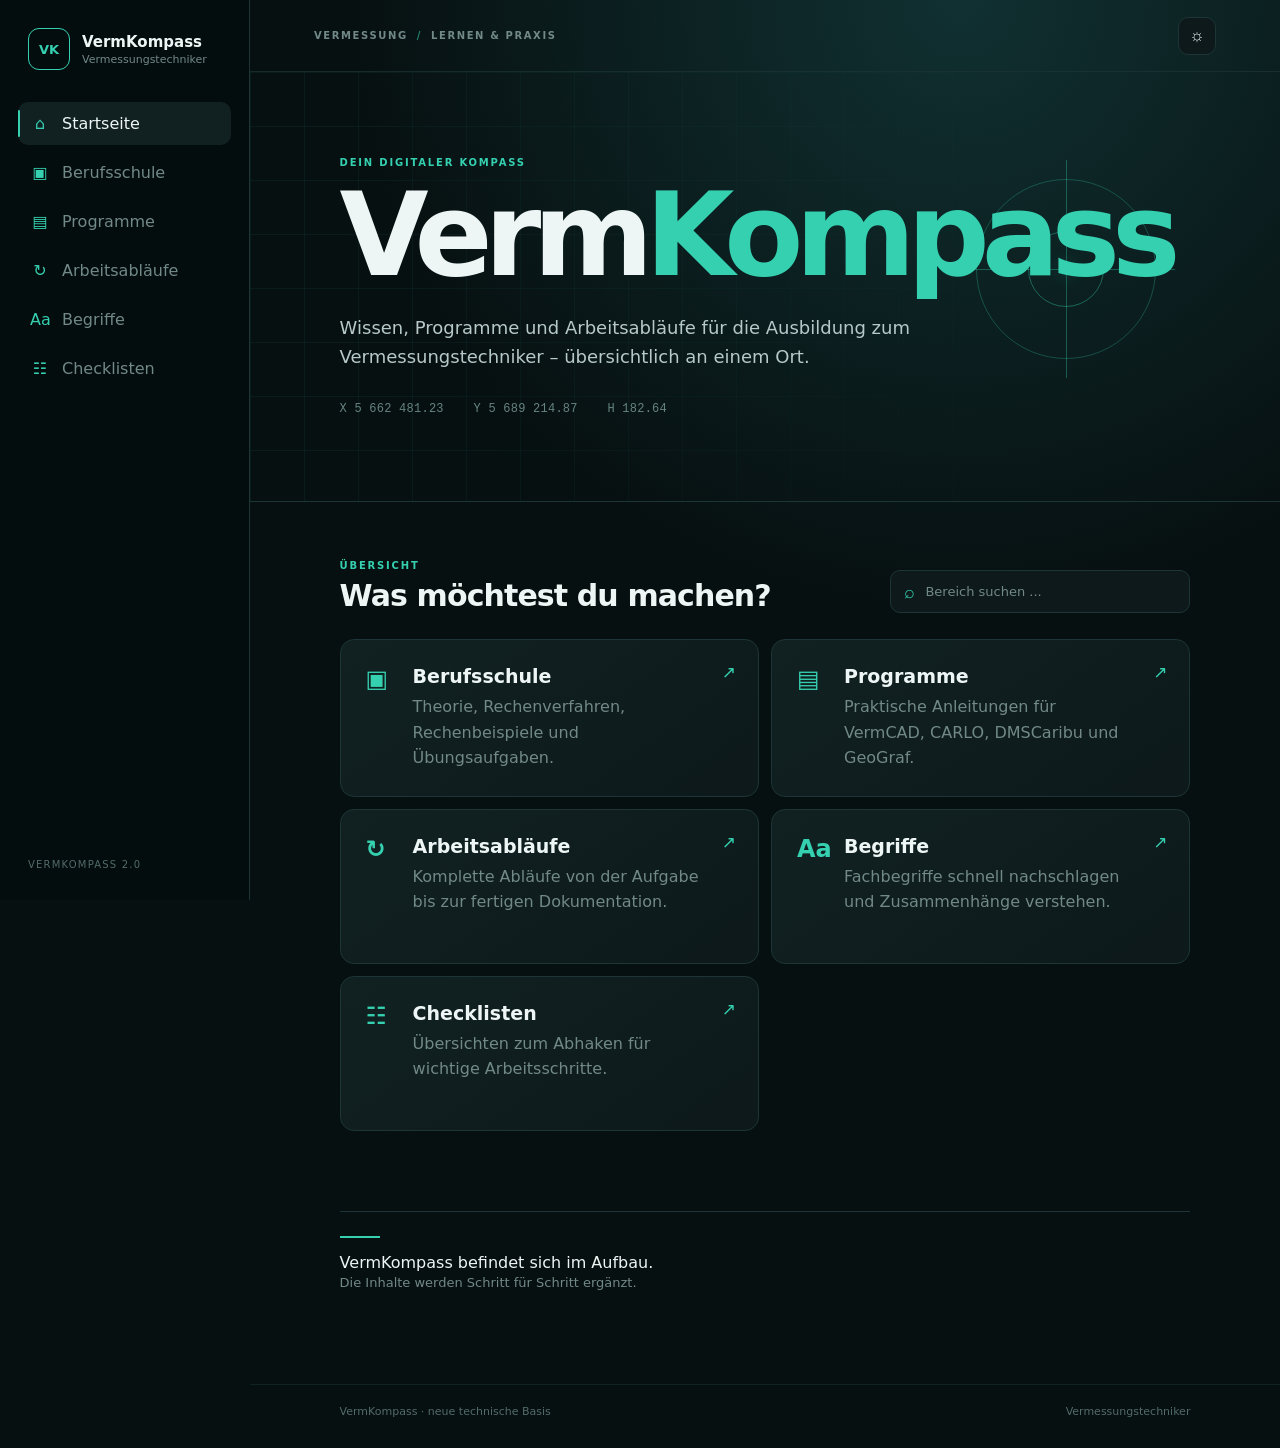
<file: Index.html>
<!DOCTYPE html>
<html lang="de">
<head>
    <meta charset="UTF-8">
    <meta name="viewport" content="width=device-width, initial-scale=1.0">

    <title>VermKompass</title>

    <link rel="stylesheet" href="style.css">
</head>

<body>

    <!-- SIDEBAR -->
    <aside class="sidebar">

        <div class="logo">
            <div class="logo-box">VK</div>

            <div class="logo-text">
                <strong>VermKompass</strong>
                <span>Vermessungstechniker</span>
            </div>
        </div>

        <nav class="navigation">

            <a href="#start" class="nav-item active">
                <span class="nav-icon">⌂</span>
                <span>Startseite</span>
            </a>

            <a href="#berufsschule" class="nav-item">
                <span class="nav-icon">▣</span>
                <span>Berufsschule</span>
            </a>

            <a href="#programme" class="nav-item">
                <span class="nav-icon">▤</span>
                <span>Programme</span>
            </a>

            <a href="#arbeitsablaeufe" class="nav-item">
                <span class="nav-icon">↻</span>
                <span>Arbeitsabläufe</span>
            </a>

            <a href="#begriffe" class="nav-item">
                <span class="nav-icon">Aa</span>
                <span>Begriffe</span>
            </a>

            <a href="#checklisten" class="nav-item">
                <span class="nav-icon">☷</span>
                <span>Checklisten</span>
            </a>

        </nav>

        <div class="sidebar-bottom">
            <span>VERMKOMPASS 2.0</span>
        </div>

    </aside>


    <!-- HAUPTBEREICH -->
    <main class="main-content">

        <!-- TOPBAR -->
        <header class="topbar">

            <div class="topbar-left">
                <span>VERMESSUNG</span>
                <span class="separator">/</span>
                <span>LERNEN &amp; PRAXIS</span>
            </div>

            <button id="themeToggle" class="theme-button">
                ☼
            </button>

        </header>


        <!-- HERO -->
        <section id="start" class="hero">

            <div class="technical-grid"></div>

            <div class="hero-content">

                <div class="eyebrow">
                    DEIN DIGITALER KOMPASS
                </div>

                <h1>
                    Verm<span>Kompass</span>
                </h1>

                <p class="hero-text">
                    Wissen, Programme und Arbeitsabläufe für die
                    Ausbildung zum Vermessungstechniker –
                    übersichtlich an einem Ort.
                </p>

                <div class="coordinates">
                    X 5 662 481.23
                    &nbsp;&nbsp;
                    Y 5 689 214.87
                    &nbsp;&nbsp;
                    H 182.64
                </div>

            </div>

            <div class="target">

                <div class="target-horizontal"></div>
                <div class="target-vertical"></div>
                <div class="target-circle"></div>
                <div class="target-point"></div>

            </div>

        </section>


        <!-- BEREICHE -->
        <section class="overview">

            <div class="section-heading">

                <div>
                    <div class="eyebrow">
                        ÜBERSICHT
                    </div>

                    <h2>
                        Was möchtest du machen?
                    </h2>
                </div>

                <div class="search-box">

                    <span class="search-icon">⌕</span>

                    <input
                        id="search"
                        type="search"
                        placeholder="Bereich suchen ..."
                    >

                </div>

            </div>


            <!-- KARTEN -->
            <div class="cards" id="areas">


                <!-- BERUFSSCHULE -->
                <a
                    href="#berufsschule"
                    class="card"
                    data-search="berufsschule vermessungskunde instrumentenkunde lagemessungen höhenmessungen koordinatenbestimmung rechenbeispiele übungsaufgaben"
                >

                    <div class="card-icon">
                        ▣
                    </div>

                    <div class="card-content">

                        <h3>
                            Berufsschule
                        </h3>

                        <p>
                            Theorie, Rechenverfahren,
                            Rechenbeispiele und Übungsaufgaben.
                        </p>

                    </div>

                    <span class="card-arrow">
                        ↗
                    </span>

                </a>


                <!-- PROGRAMME -->
                <a
                    href="#programme"
                    class="card"
                    data-search="programme vermcad carlo dmscaribu geograph geografie geo graf"
                >

                    <div class="card-icon">
                        ▤
                    </div>

                    <div class="card-content">

                        <h3>
                            Programme
                        </h3>

                        <p>
                            Praktische Anleitungen für
                            VermCAD, CARLO, DMSCaribu und GeoGraf.
                        </p>

                    </div>

                    <span class="card-arrow">
                        ↗
                    </span>

                </a>


                <!-- ARBEITSABLÄUFE -->
                <a
                    href="#arbeitsablaeufe"
                    class="card"
                    data-search="arbeitsabläufe katasterberichtigung lageplan workflow"
                >

                    <div class="card-icon">
                        ↻
                    </div>

                    <div class="card-content">

                        <h3>
                            Arbeitsabläufe
                        </h3>

                        <p>
                            Komplette Abläufe von der Aufgabe
                            bis zur fertigen Dokumentation.
                        </p>

                    </div>

                    <span class="card-arrow">
                        ↗
                    </span>

                </a>


                <!-- BEGRIFFE -->
                <a
                    href="#begriffe"
                    class="card"
                    data-search="begriffe glossar fachbegriffe definitionen"
                >

                    <div class="card-icon">
                        Aa
                    </div>

                    <div class="card-content">

                        <h3>
                            Begriffe
                        </h3>

                        <p>
                            Fachbegriffe schnell nachschlagen
                            und Zusammenhänge verstehen.
                        </p>

                    </div>

                    <span class="card-arrow">
                        ↗
                    </span>

                </a>


                <!-- CHECKLISTEN -->
                <a
                    href="#checklisten"
                    class="card"
                    data-search="checklisten kontrolle arbeitsschritte prüfen"
                >

                    <div class="card-icon">
                        ☷
                    </div>

                    <div class="card-content">

                        <h3>
                            Checklisten
                        </h3>

                        <p>
                            Übersichten zum Abhaken für
                            wichtige Arbeitsschritte.
                        </p>

                    </div>

                    <span class="card-arrow">
                        ↗
                    </span>

                </a>


            </div>

        </section>


        <!-- INFO -->
        <section class="info-section">

            <div class="info-line"></div>

            <p>
                VermKompass befindet sich im Aufbau.
            </p>

            <span>
                Die Inhalte werden Schritt für Schritt ergänzt.
            </span>

        </section>


        <!-- FOOTER -->
        <footer>

            <span>
                VermKompass · neue technische Basis
            </span>

            <span>
                Vermessungstechniker
            </span>

        </footer>

    </main>


    <script src="script.js"></script>

</body>
</html>
</file>
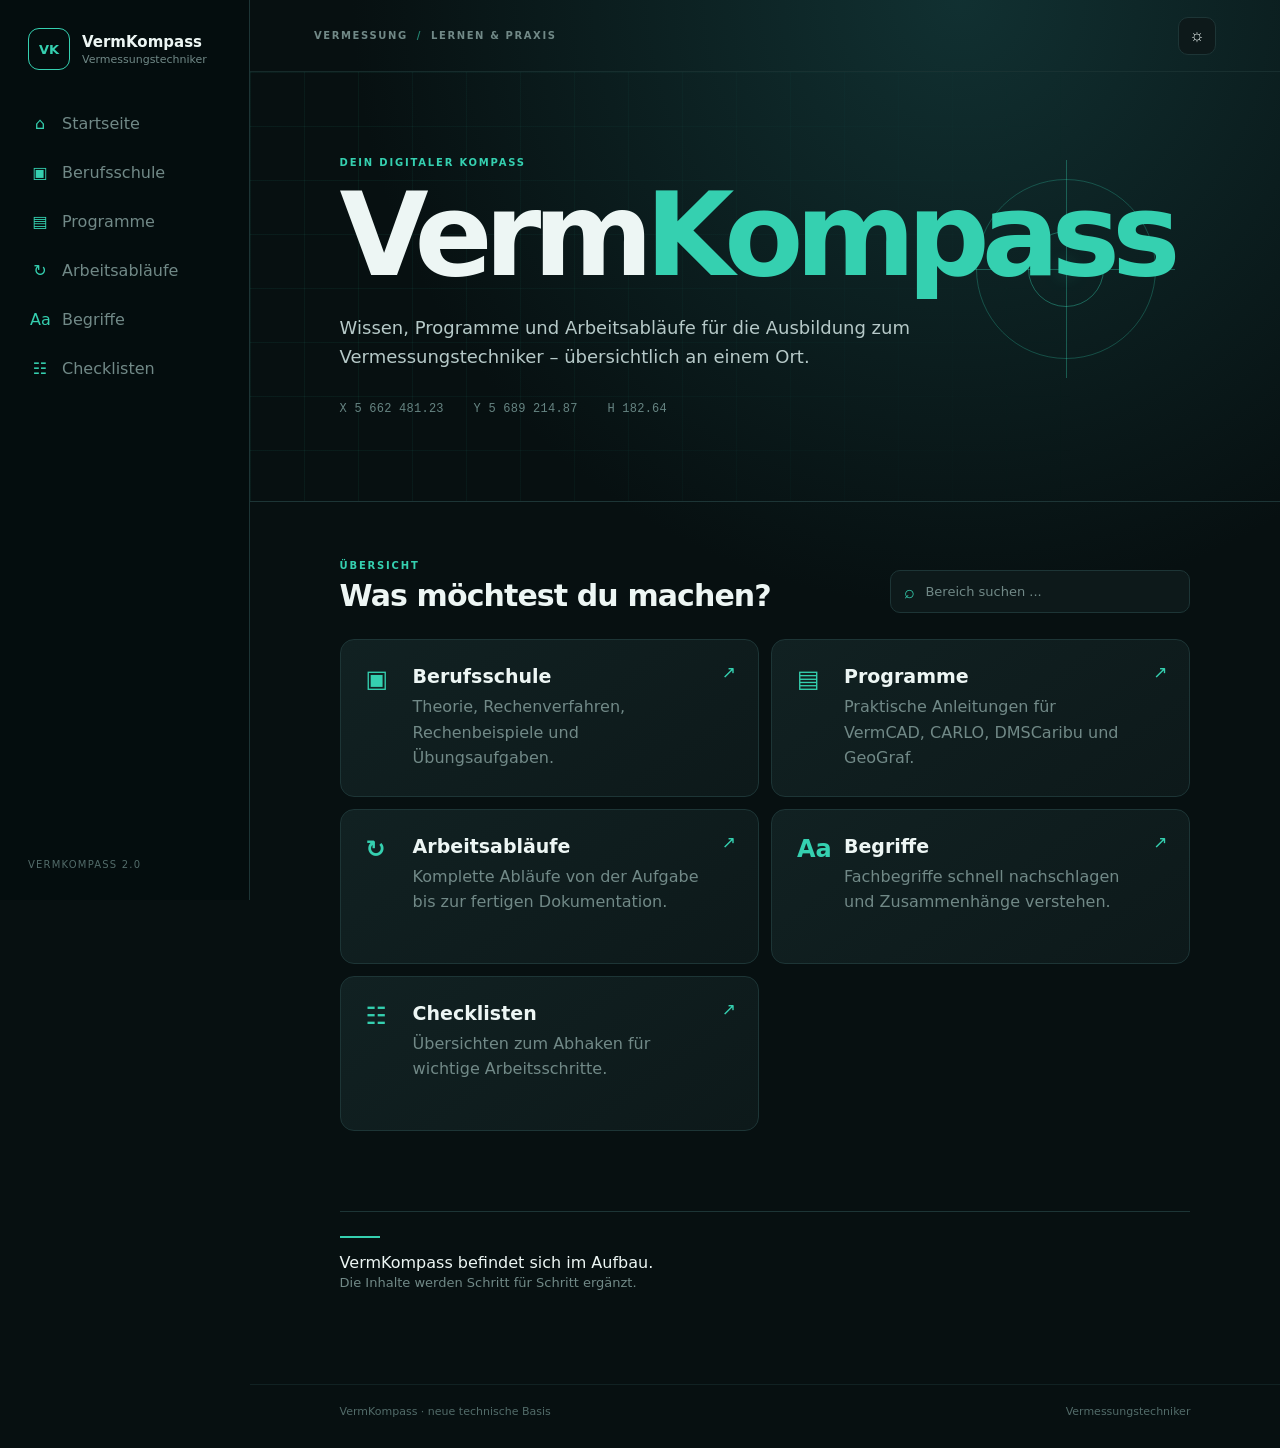
<file: index.html>
<!DOCTYPE html>
<html lang="de">
<head>
    <meta charset="UTF-8">
    <meta name="viewport" content="width=device-width, initial-scale=1.0">

    <title>VermKompass</title>

    <link rel="stylesheet" href="style.css">
</head>

<body>

    <!-- SIDEBAR -->
    <aside class="sidebar">

        <div class="logo">
            <div class="logo-box">VK</div>

            <div class="logo-text">
                <strong>VermKompass</strong>
                <span>Vermessungstechniker</span>
            </div>
        </div>

        <nav class="navigation">

            <a href="index.html" class="nav-item active">
                <span class="nav-icon">⌂</span>
                <span>Startseite</span>
            </a>

            <a href="#berufsschule" class="nav-item">
                <span class="nav-icon">▣</span>
                <span>Berufsschule</span>
            </a>

            <a href="#programme" class="nav-item">
                <span class="nav-icon">▤</span>
                <span>Programme</span>
            </a>

            <a href="arbeitsablaeufe.html" class="nav-item">
                <span class="nav-icon">↻</span>
                <span>Arbeitsabläufe</span>
            </a>

            <a href="#begriffe" class="nav-item">
                <span class="nav-icon">Aa</span>
                <span>Begriffe</span>
            </a>

            <a href="#checklisten" class="nav-item">
                <span class="nav-icon">☷</span>
                <span>Checklisten</span>
            </a>

        </nav>

        <div class="sidebar-bottom">
            <span>VERMKOMPASS 2.0</span>
        </div>

    </aside>


    <!-- HAUPTBEREICH -->
    <main class="main-content">

        <!-- TOPBAR -->
        <header class="topbar">

            <div class="topbar-left">
                <span>VERMESSUNG</span>
                <span class="separator">/</span>
                <span>LERNEN &amp; PRAXIS</span>
            </div>

            <button id="themeToggle" class="theme-button">
                ☼
            </button>

        </header>


        <!-- HERO -->
        <section id="start" class="hero">

            <div class="technical-grid"></div>

            <div class="hero-content">

                <div class="eyebrow">
                    DEIN DIGITALER KOMPASS
                </div>

                <h1>
                    Verm<span>Kompass</span>
                </h1>

                <p class="hero-text">
                    Wissen, Programme und Arbeitsabläufe für die
                    Ausbildung zum Vermessungstechniker –
                    übersichtlich an einem Ort.
                </p>

                <div class="coordinates">
                    X 5 662 481.23
                    &nbsp;&nbsp;
                    Y 5 689 214.87
                    &nbsp;&nbsp;
                    H 182.64
                </div>

            </div>

            <div class="target">

                <div class="target-horizontal"></div>
                <div class="target-vertical"></div>
                <div class="target-circle"></div>
                <div class="target-point"></div>

            </div>

        </section>


        <!-- BEREICHE -->
        <section class="overview">

            <div class="section-heading">

                <div>
                    <div class="eyebrow">
                        ÜBERSICHT
                    </div>

                    <h2>
                        Was möchtest du machen?
                    </h2>
                </div>

                <div class="search-box">

                    <span class="search-icon">⌕</span>

                    <input
                        id="search"
                        type="search"
                        placeholder="Bereich suchen ..."
                    >

                </div>

            </div>


            <!-- KARTEN -->
            <div class="cards" id="areas">


                <!-- BERUFSSCHULE -->
                <a
                    href="#berufsschule"
                    class="card"
                    data-search="berufsschule vermessungskunde instrumentenkunde lagemessungen höhenmessungen koordinatenbestimmung rechenbeispiele übungsaufgaben"
                >

                    <div class="card-icon">
                        ▣
                    </div>

                    <div class="card-content">

                        <h3>
                            Berufsschule
                        </h3>

                        <p>
                            Theorie, Rechenverfahren,
                            Rechenbeispiele und Übungsaufgaben.
                        </p>

                    </div>

                    <span class="card-arrow">
                        ↗
                    </span>

                </a>


                <!-- PROGRAMME -->
                <a
                    href="#programme"
                    class="card"
                    data-search="programme vermcad carlo dmscaribu geograph geografie geo graf"
                >

                    <div class="card-icon">
                        ▤
                    </div>

                    <div class="card-content">

                        <h3>
                            Programme
                        </h3>

                        <p>
                            Praktische Anleitungen für
                            VermCAD, CARLO, DMSCaribu und GeoGraf.
                        </p>

                    </div>

                    <span class="card-arrow">
                        ↗
                    </span>

                </a>


                <!-- ARBEITSABLÄUFE -->
                <a
                    href="arbeitsablaeufe.html"
                    class="card"
                    data-search="arbeitsabläufe katasterberichtigung lageplan außendienst vermessung workflow"
                >

                    <div class="card-icon">
                        ↻
                    </div>

                    <div class="card-content">

                        <h3>
                            Arbeitsabläufe
                        </h3>

                        <p>
                            Komplette Abläufe von der Aufgabe
                            bis zur fertigen Dokumentation.
                        </p>

                    </div>

                    <span class="card-arrow">
                        ↗
                    </span>

                </a>


                <!-- BEGRIFFE -->
                <a
                    href="#begriffe"
                    class="card"
                    data-search="begriffe glossar fachbegriffe definitionen"
                >

                    <div class="card-icon">
                        Aa
                    </div>

                    <div class="card-content">

                        <h3>
                            Begriffe
                        </h3>

                        <p>
                            Fachbegriffe schnell nachschlagen
                            und Zusammenhänge verstehen.
                        </p>

                    </div>

                    <span class="card-arrow">
                        ↗
                    </span>

                </a>


                <!-- CHECKLISTEN -->
                <a
                    href="#checklisten"
                    class="card"
                    data-search="checklisten kontrolle arbeitsschritte prüfen"
                >

                    <div class="card-icon">
                        ☷
                    </div>

                    <div class="card-content">

                        <h3>
                            Checklisten
                        </h3>

                        <p>
                            Übersichten zum Abhaken für
                            wichtige Arbeitsschritte.
                        </p>

                    </div>

                    <span class="card-arrow">
                        ↗
                    </span>

                </a>


            </div>

        </section>


        <!-- INFO -->
        <section class="info-section">

            <div class="info-line"></div>

            <p>
                VermKompass befindet sich im Aufbau.
            </p>

            <span>
                Die Inhalte werden Schritt für Schritt ergänzt.
            </span>

        </section>


        <!-- FOOTER -->
        <footer>

            <span>
                VermKompass · neue technische Basis
            </span>

            <span>
                Vermessungstechniker
            </span>

        </footer>

    </main>


    <script src="script.js"></script>

</body>
</html>
</file>
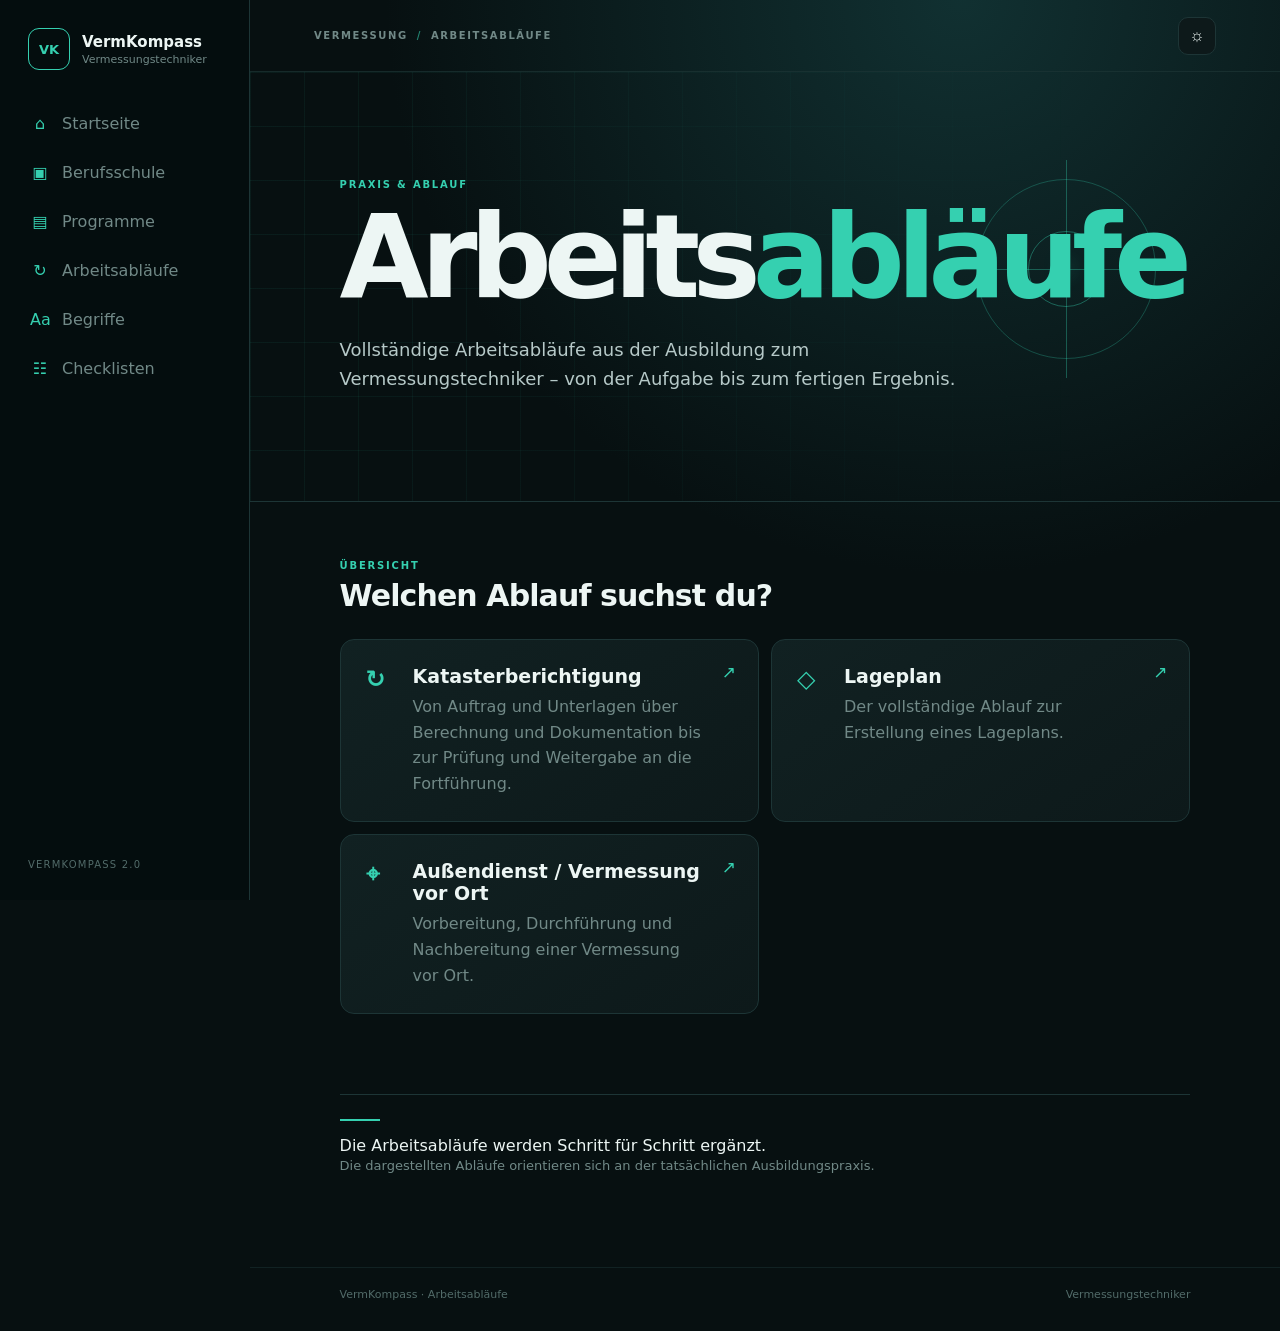
<file: arbeitsablaeufe.html>
<!DOCTYPE html>
<html lang="de">
<head>
    <meta charset="UTF-8">
    <meta name="viewport" content="width=device-width, initial-scale=1.0">

    <title>Arbeitsabläufe · VermKompass</title>

    <link rel="stylesheet" href="style.css">
</head>

<body>

    <!-- SIDEBAR -->
    <aside class="sidebar">

        <div class="logo">
            <div class="logo-box">VK</div>

            <div class="logo-text">
                <strong>VermKompass</strong>
                <span>Vermessungstechniker</span>
            </div>
        </div>

        <nav class="navigation">

            <a href="index.html" class="nav-item">
                <span class="nav-icon">⌂</span>
                <span>Startseite</span>
            </a>

            <a href="#berufsschule" class="nav-item">
                <span class="nav-icon">▣</span>
                <span>Berufsschule</span>
            </a>

            <a href="#programme" class="nav-item">
                <span class="nav-icon">▤</span>
                <span>Programme</span>
            </a>

            <a href="arbeitsablaeufe.html" class="nav-item active">
                <span class="nav-icon">↻</span>
                <span>Arbeitsabläufe</span>
            </a>

            <a href="#begriffe" class="nav-item">
                <span class="nav-icon">Aa</span>
                <span>Begriffe</span>
            </a>

            <a href="#checklisten" class="nav-item">
                <span class="nav-icon">☷</span>
                <span>Checklisten</span>
            </a>

        </nav>

        <div class="sidebar-bottom">
            <span>VERMKOMPASS 2.0</span>
        </div>

    </aside>


    <!-- HAUPTBEREICH -->
    <main class="main-content">

        <!-- TOPBAR -->
        <header class="topbar">

            <div class="topbar-left">
                <span>VERMESSUNG</span>
                <span class="separator">/</span>
                <span>ARBEITSABLÄUFE</span>
            </div>

            <button id="themeToggle" class="theme-button">
                ☼
            </button>

        </header>


        <!-- HERO -->
        <section class="hero">

            <div class="technical-grid"></div>

            <div class="hero-content">

                <div class="eyebrow">
                    PRAXIS &amp; ABLAUF
                </div>

                <h1>
                    Arbeits<span>abläufe</span>
                </h1>

                <p class="hero-text">
                    Vollständige Arbeitsabläufe aus der Ausbildung
                    zum Vermessungstechniker – von der Aufgabe
                    bis zum fertigen Ergebnis.
                </p>

            </div>

            <div class="target">

                <div class="target-horizontal"></div>
                <div class="target-vertical"></div>
                <div class="target-circle"></div>
                <div class="target-point"></div>

            </div>

        </section>


        <!-- ÜBERSICHT -->
        <section class="overview">

            <div class="section-heading">

                <div>

                    <div class="eyebrow">
                        ÜBERSICHT
                    </div>

                    <h2>
                        Welchen Ablauf suchst du?
                    </h2>

                </div>

            </div>


            <!-- ARBEITSABLÄUFE -->
            <div class="cards">


                <!-- KATASTERBERICHTIGUNG -->
                <a
                    href="#katasterberichtigung"
                    class="card"
                >

                    <div class="card-icon">
                        ↻
                    </div>

                    <div class="card-content">

                        <h3>
                            Katasterberichtigung
                        </h3>

                        <p>
                            Von Auftrag und Unterlagen über
                            Berechnung und Dokumentation bis
                            zur Prüfung und Weitergabe an die
                            Fortführung.
                        </p>

                    </div>

                    <span class="card-arrow">
                        ↗
                    </span>

                </a>


                <!-- LAGEPLAN -->
                <a
                    href="#lageplan"
                    class="card"
                >

                    <div class="card-icon">
                        ◇
                    </div>

                    <div class="card-content">

                        <h3>
                            Lageplan
                        </h3>

                        <p>
                            Der vollständige Ablauf zur
                            Erstellung eines Lageplans.
                        </p>

                    </div>

                    <span class="card-arrow">
                        ↗
                    </span>

                </a>


                <!-- AUSSENDIENST -->
                <a
                    href="#aussendienst"
                    class="card"
                >

                    <div class="card-icon">
                        ⌖
                    </div>

                    <div class="card-content">

                        <h3>
                            Außendienst / Vermessung vor Ort
                        </h3>

                        <p>
                            Vorbereitung, Durchführung und
                            Nachbereitung einer Vermessung
                            vor Ort.
                        </p>

                    </div>

                    <span class="card-arrow">
                        ↗
                    </span>

                </a>


            </div>

        </section>


        <!-- INFO -->
        <section class="info-section">

            <div class="info-line"></div>

            <p>
                Die Arbeitsabläufe werden Schritt für Schritt ergänzt.
            </p>

            <span>
                Die dargestellten Abläufe orientieren sich an der
                tatsächlichen Ausbildungspraxis.
            </span>

        </section>


        <!-- FOOTER -->
        <footer>

            <span>
                VermKompass · Arbeitsabläufe
            </span>

            <span>
                Vermessungstechniker
            </span>

        </footer>

    </main>


    <script src="script.js"></script>

</body>
</html>
</file>
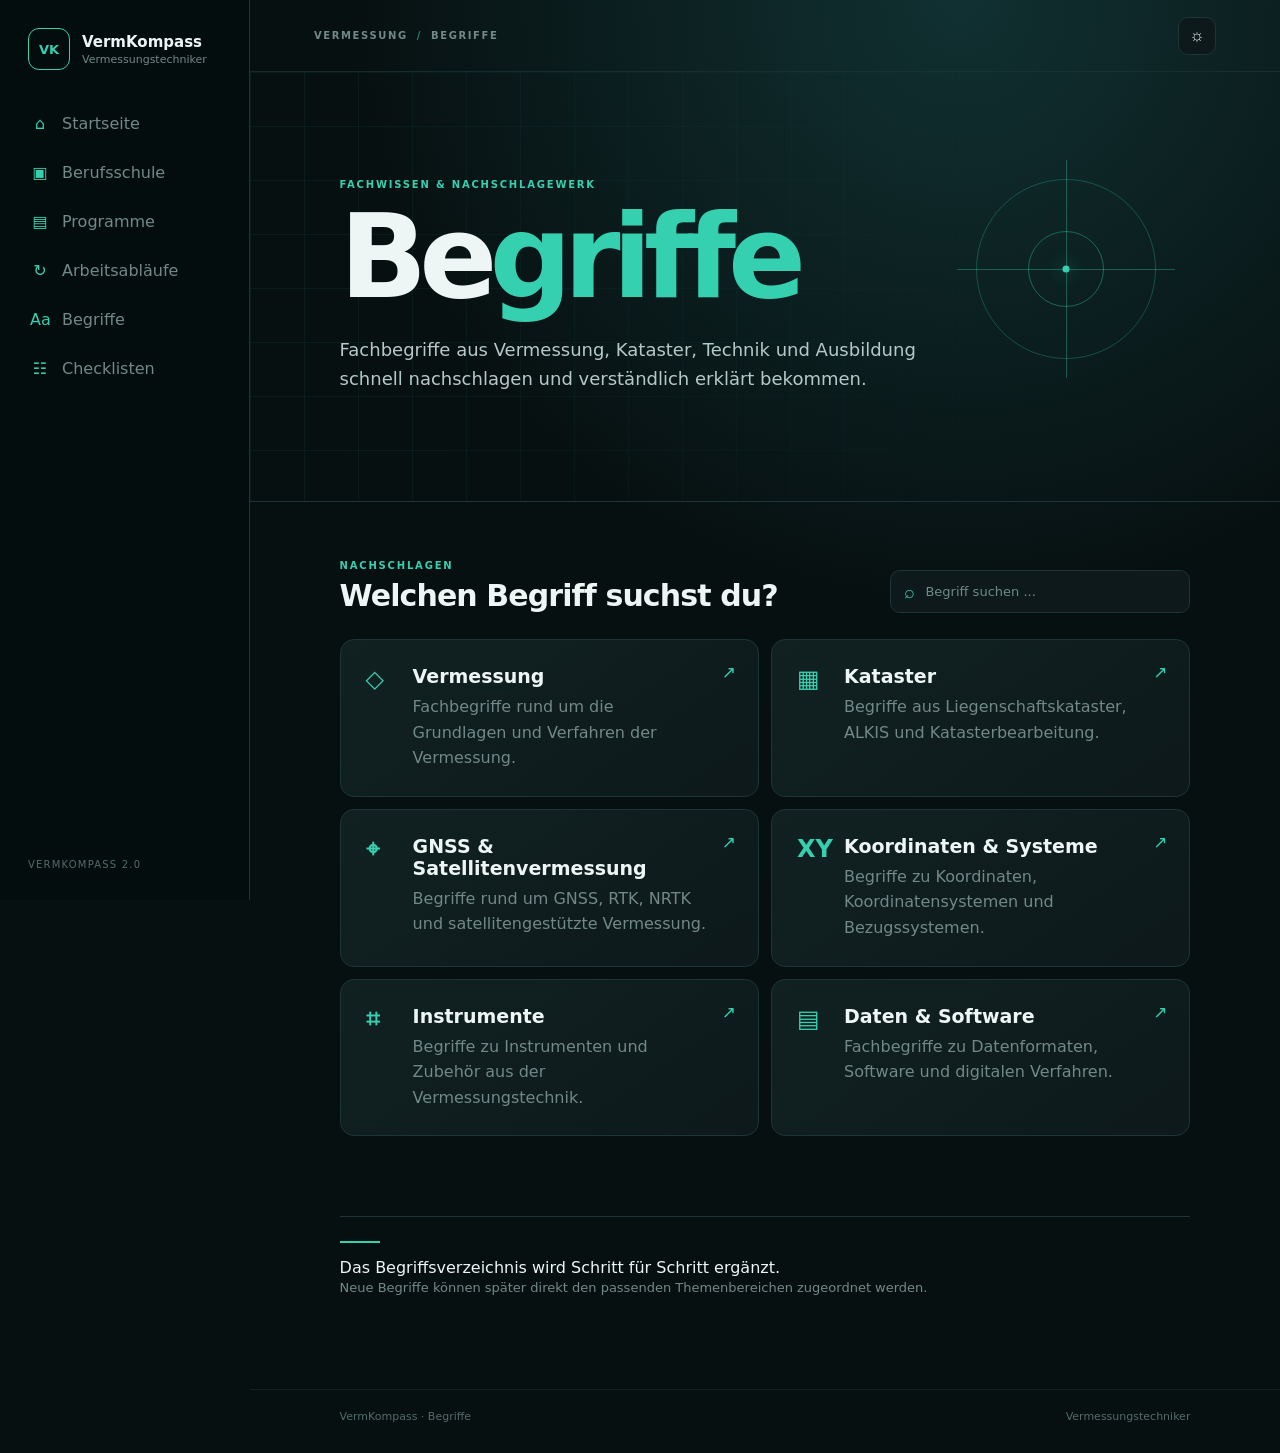
<file: begriffe.html>
<!DOCTYPE html>
<html lang="de">
<head>
    <meta charset="UTF-8">
    <meta name="viewport" content="width=device-width, initial-scale=1.0">

    <title>Begriffe · VermKompass</title>

    <link rel="stylesheet" href="style.css">
</head>

<body>

    <!-- SIDEBAR -->
    <aside class="sidebar">

        <div class="logo">
            <div class="logo-box">VK</div>

            <div class="logo-text">
                <strong>VermKompass</strong>
                <span>Vermessungstechniker</span>
            </div>
        </div>

        <nav class="navigation">

            <a href="index.html" class="nav-item">
                <span class="nav-icon">⌂</span>
                <span>Startseite</span>
            </a>

            <a href="berufsschule.html" class="nav-item">
                <span class="nav-icon">▣</span>
                <span>Berufsschule</span>
            </a>

            <a href="programme.html" class="nav-item">
                <span class="nav-icon">▤</span>
                <span>Programme</span>
            </a>

            <a href="arbeitsablaeufe.html" class="nav-item">
                <span class="nav-icon">↻</span>
                <span>Arbeitsabläufe</span>
            </a>

            <a href="begriffe.html" class="nav-item active">
                <span class="nav-icon">Aa</span>
                <span>Begriffe</span>
            </a>

            <a href="#checklisten" class="nav-item">
                <span class="nav-icon">☷</span>
                <span>Checklisten</span>
            </a>

        </nav>

        <div class="sidebar-bottom">
            <span>VERMKOMPASS 2.0</span>
        </div>

    </aside>


    <!-- HAUPTBEREICH -->
    <main class="main-content">

        <!-- TOPBAR -->
        <header class="topbar">

            <div class="topbar-left">
                <span>VERMESSUNG</span>
                <span class="separator">/</span>
                <span>BEGRIFFE</span>
            </div>

            <button id="themeToggle" class="theme-button">
                ☼
            </button>

        </header>


        <!-- HERO -->
        <section class="hero">

            <div class="technical-grid"></div>

            <div class="hero-content">

                <div class="eyebrow">
                    FACHWISSEN &amp; NACHSCHLAGEWERK
                </div>

                <h1>
                    Be<span>griffe</span>
                </h1>

                <p class="hero-text">
                    Fachbegriffe aus Vermessung, Kataster,
                    Technik und Ausbildung schnell nachschlagen
                    und verständlich erklärt bekommen.
                </p>

            </div>

            <div class="target">

                <div class="target-horizontal"></div>
                <div class="target-vertical"></div>
                <div class="target-circle"></div>
                <div class="target-point"></div>

            </div>

        </section>


        <!-- ÜBERSICHT -->
        <section class="overview">

            <div class="section-heading">

                <div>

                    <div class="eyebrow">
                        NACHSCHLAGEN
                    </div>

                    <h2>
                        Welchen Begriff suchst du?
                    </h2>

                </div>

                <div class="search-box">

                    <span class="search-icon">⌕</span>

                    <input
                        id="search"
                        type="search"
                        placeholder="Begriff suchen ..."
                    >

                </div>

            </div>


            <!-- BEGRIFFSBEREICHE -->
            <div class="cards" id="areas">


                <!-- VERMESSUNG -->
                <a
                    href="#vermessung"
                    class="card"
                    data-search="vermessung vermessungskunde grundlagen messen"
                >

                    <div class="card-icon">
                        ◇
                    </div>

                    <div class="card-content">

                        <h3>
                            Vermessung
                        </h3>

                        <p>
                            Fachbegriffe rund um die Grundlagen
                            und Verfahren der Vermessung.
                        </p>

                    </div>

                    <span class="card-arrow">
                        ↗
                    </span>

                </a>


                <!-- KATASTER -->
                <a
                    href="#kataster"
                    class="card"
                    data-search="kataster liegenschaftskataster alkis flurstück grenzpunkt"
                >

                    <div class="card-icon">
                        ▦
                    </div>

                    <div class="card-content">

                        <h3>
                            Kataster
                        </h3>

                        <p>
                            Begriffe aus Liegenschaftskataster,
                            ALKIS und Katasterbearbeitung.
                        </p>

                    </div>

                    <span class="card-arrow">
                        ↗
                    </span>

                </a>


                <!-- GNSS -->
                <a
                    href="#gnss"
                    class="card"
                    data-search="gnss gps satellit rtK nrtk sapos"
                >

                    <div class="card-icon">
                        ⌖
                    </div>

                    <div class="card-content">

                        <h3>
                            GNSS &amp; Satellitenvermessung
                        </h3>

                        <p>
                            Begriffe rund um GNSS, RTK, NRTK
                            und satellitengestützte Vermessung.
                        </p>

                    </div>

                    <span class="card-arrow">
                        ↗
                    </span>

                </a>


                <!-- KOORDINATEN -->
                <a
                    href="#koordinaten"
                    class="card"
                    data-search="koordinaten gauß krüger utm kartesisch polar koordinatensystem"
                >

                    <div class="card-icon">
                        XY
                    </div>

                    <div class="card-content">

                        <h3>
                            Koordinaten &amp; Systeme
                        </h3>

                        <p>
                            Begriffe zu Koordinaten,
                            Koordinatensystemen und Bezugssystemen.
                        </p>

                    </div>

                    <span class="card-arrow">
                        ↗
                    </span>

                </a>


                <!-- INSTRUMENTE -->
                <a
                    href="#instrumente"
                    class="card"
                    data-search="instrumente tachymeter theodolit nivelliergerät prisma totalstation"
                >

                    <div class="card-icon">
                        ⌗
                    </div>

                    <div class="card-content">

                        <h3>
                            Instrumente
                        </h3>

                        <p>
                            Begriffe zu Instrumenten und Zubehör
                            aus der Vermessungstechnik.
                        </p>

                    </div>

                    <span class="card-arrow">
                        ↗
                    </span>

                </a>


                <!-- DATEN & SOFTWARE -->
                <a
                    href="#daten-software"
                    class="card"
                    data-search="daten software vermcad carlo dmscaribu geograf alKIS nas"
                >

                    <div class="card-icon">
                        ▤
                    </div>

                    <div class="card-content">

                        <h3>
                            Daten &amp; Software
                        </h3>

                        <p>
                            Fachbegriffe zu Datenformaten,
                            Software und digitalen Verfahren.
                        </p>

                    </div>

                    <span class="card-arrow">
                        ↗
                    </span>

                </a>


            </div>

        </section>


        <!-- INFO -->
        <section class="info-section">

            <div class="info-line"></div>

            <p>
                Das Begriffsverzeichnis wird Schritt für Schritt ergänzt.
            </p>

            <span>
                Neue Begriffe können später direkt den passenden
                Themenbereichen zugeordnet werden.
            </span>

        </section>


        <!-- FOOTER -->
        <footer>

            <span>
                VermKompass · Begriffe
            </span>

            <span>
                Vermessungstechniker
            </span>

        </footer>

    </main>


    <script src="script.js"></script>

</body>
</html>
</file>
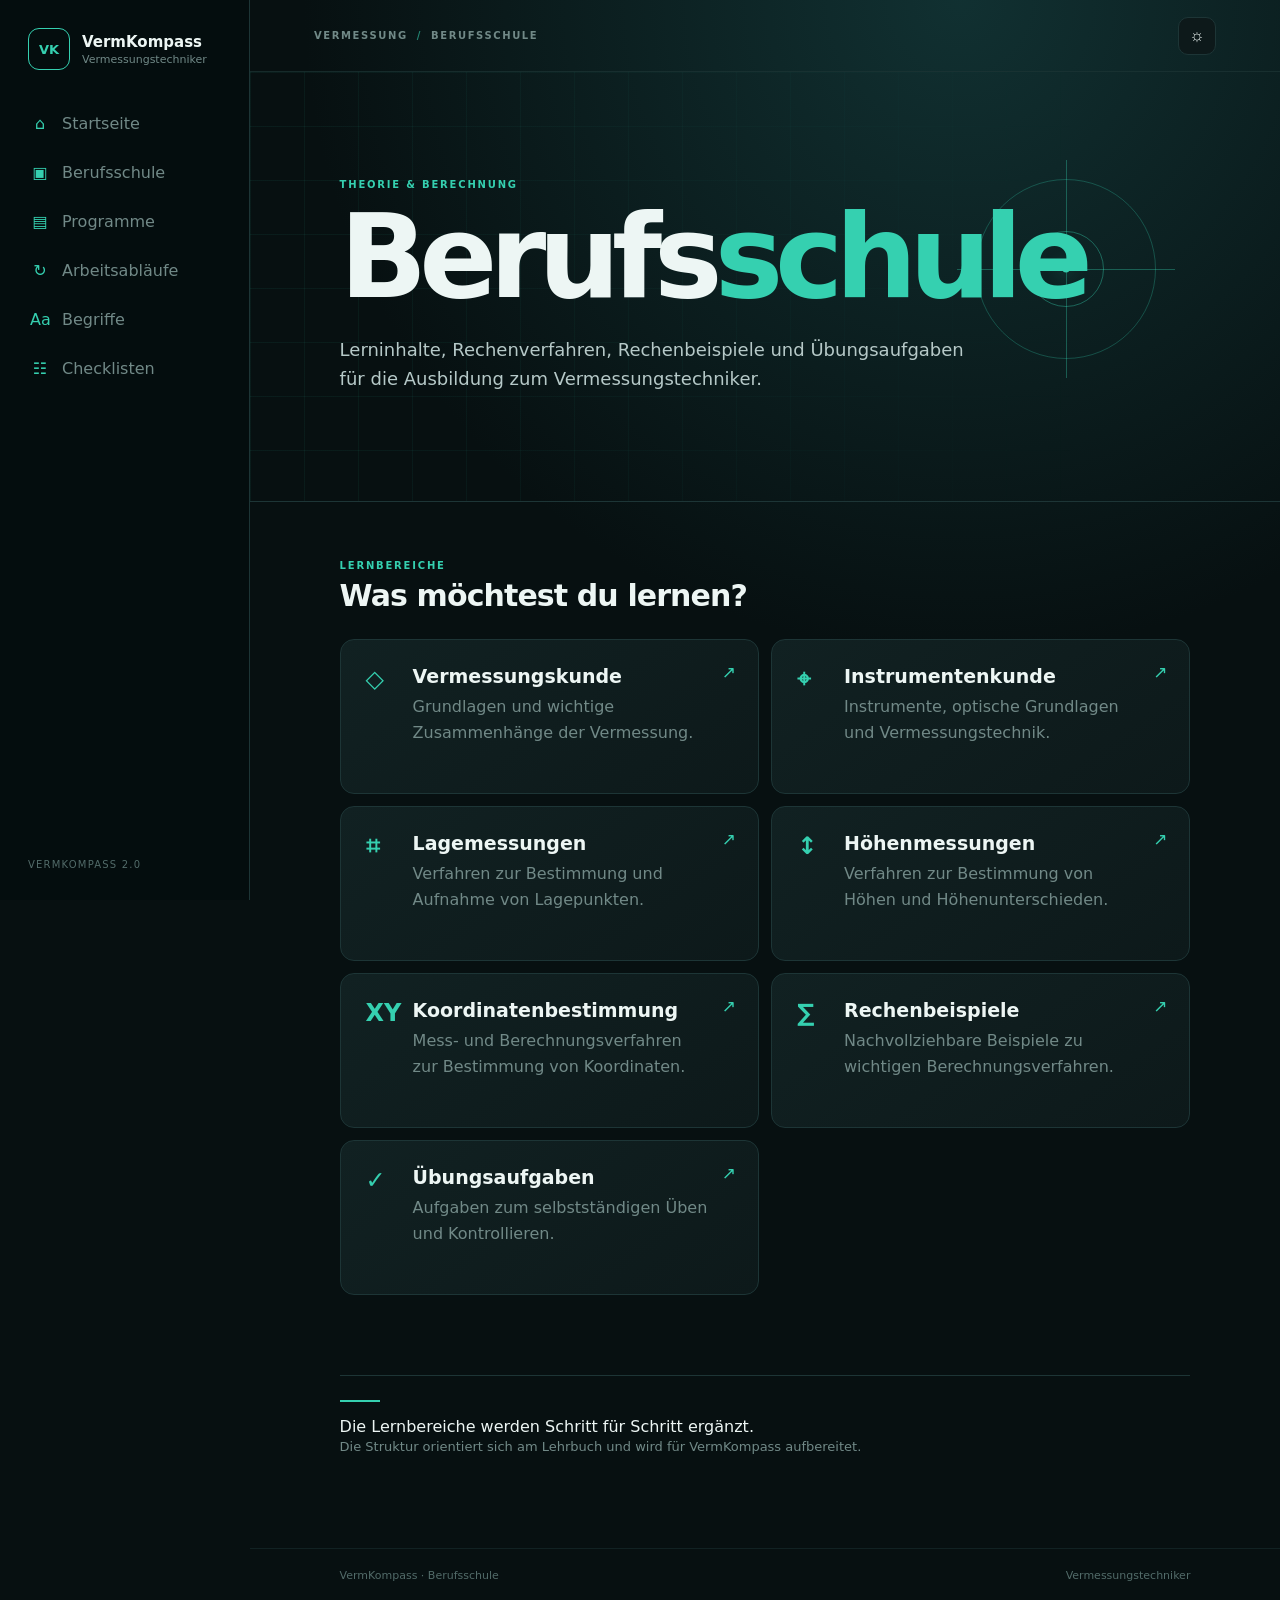
<file: berufsschule.html>
<!DOCTYPE html>
<html lang="de">
<head>
    <meta charset="UTF-8">
    <meta name="viewport" content="width=device-width, initial-scale=1.0">

    <title>Berufsschule · VermKompass</title>

    <link rel="stylesheet" href="style.css">
</head>

<body>

    <!-- SIDEBAR -->
    <aside class="sidebar">

        <div class="logo">
            <div class="logo-box">VK</div>

            <div class="logo-text">
                <strong>VermKompass</strong>
                <span>Vermessungstechniker</span>
            </div>
        </div>

        <nav class="navigation">

            <a href="index.html" class="nav-item">
                <span class="nav-icon">⌂</span>
                <span>Startseite</span>
            </a>

            <a href="berufsschule.html" class="nav-item active">
                <span class="nav-icon">▣</span>
                <span>Berufsschule</span>
            </a>

            <a href="#programme" class="nav-item">
                <span class="nav-icon">▤</span>
                <span>Programme</span>
            </a>

            <a href="arbeitsablaeufe.html" class="nav-item">
                <span class="nav-icon">↻</span>
                <span>Arbeitsabläufe</span>
            </a>

            <a href="#begriffe" class="nav-item">
                <span class="nav-icon">Aa</span>
                <span>Begriffe</span>
            </a>

            <a href="#checklisten" class="nav-item">
                <span class="nav-icon">☷</span>
                <span>Checklisten</span>
            </a>

        </nav>

        <div class="sidebar-bottom">
            <span>VERMKOMPASS 2.0</span>
        </div>

    </aside>


    <!-- HAUPTBEREICH -->
    <main class="main-content">

        <!-- TOPBAR -->
        <header class="topbar">

            <div class="topbar-left">
                <span>VERMESSUNG</span>
                <span class="separator">/</span>
                <span>BERUFSSCHULE</span>
            </div>

            <button id="themeToggle" class="theme-button">
                ☼
            </button>

        </header>


        <!-- HERO -->
        <section class="hero">

            <div class="technical-grid"></div>

            <div class="hero-content">

                <div class="eyebrow">
                    THEORIE &amp; BERECHNUNG
                </div>

                <h1>
                    Berufs<span>schule</span>
                </h1>

                <p class="hero-text">
                    Lerninhalte, Rechenverfahren, Rechenbeispiele
                    und Übungsaufgaben für die Ausbildung zum
                    Vermessungstechniker.
                </p>

            </div>

            <div class="target">

                <div class="target-horizontal"></div>
                <div class="target-vertical"></div>
                <div class="target-circle"></div>
                <div class="target-point"></div>

            </div>

        </section>


        <!-- ÜBERSICHT -->
        <section class="overview">

            <div class="section-heading">

                <div>

                    <div class="eyebrow">
                        LERNBEREICHE
                    </div>

                    <h2>
                        Was möchtest du lernen?
                    </h2>

                </div>

            </div>


            <!-- LERNBEREICHE -->
            <div class="cards">


                <!-- VERMESSUNGSKUNDE -->
                <a
                    href="#vermessungskunde"
                    class="card"
                >

                    <div class="card-icon">
                        ◇
                    </div>

                    <div class="card-content">

                        <h3>
                            Vermessungskunde
                        </h3>

                        <p>
                            Grundlagen und wichtige
                            Zusammenhänge der Vermessung.
                        </p>

                    </div>

                    <span class="card-arrow">
                        ↗
                    </span>

                </a>


                <!-- INSTRUMENTENKUNDE -->
                <a
                    href="#instrumentenkunde"
                    class="card"
                >

                    <div class="card-icon">
                        ⌖
                    </div>

                    <div class="card-content">

                        <h3>
                            Instrumentenkunde
                        </h3>

                        <p>
                            Instrumente, optische Grundlagen
                            und Vermessungstechnik.
                        </p>

                    </div>

                    <span class="card-arrow">
                        ↗
                    </span>

                </a>


                <!-- LAGEMESSUNGEN -->
                <a
                    href="#lagemessungen"
                    class="card"
                >

                    <div class="card-icon">
                        ⌗
                    </div>

                    <div class="card-content">

                        <h3>
                            Lagemessungen
                        </h3>

                        <p>
                            Verfahren zur Bestimmung und
                            Aufnahme von Lagepunkten.
                        </p>

                    </div>

                    <span class="card-arrow">
                        ↗
                    </span>

                </a>


                <!-- HÖHENMESSUNGEN -->
                <a
                    href="#hoehenmessungen"
                    class="card"
                >

                    <div class="card-icon">
                        ↕
                    </div>

                    <div class="card-content">

                        <h3>
                            Höhenmessungen
                        </h3>

                        <p>
                            Verfahren zur Bestimmung
                            von Höhen und Höhenunterschieden.
                        </p>

                    </div>

                    <span class="card-arrow">
                        ↗
                    </span>

                </a>


                <!-- KOORDINATENBESTIMMUNG -->
                <a
                    href="#koordinatenbestimmung"
                    class="card"
                >

                    <div class="card-icon">
                        XY
                    </div>

                    <div class="card-content">

                        <h3>
                            Koordinatenbestimmung
                        </h3>

                        <p>
                            Mess- und Berechnungsverfahren
                            zur Bestimmung von Koordinaten.
                        </p>

                    </div>

                    <span class="card-arrow">
                        ↗
                    </span>

                </a>


                <!-- RECHENBEISPIELE -->
                <a
                    href="#rechenbeispiele"
                    class="card"
                >

                    <div class="card-icon">
                        ∑
                    </div>

                    <div class="card-content">

                        <h3>
                            Rechenbeispiele
                        </h3>

                        <p>
                            Nachvollziehbare Beispiele zu
                            wichtigen Berechnungsverfahren.
                        </p>

                    </div>

                    <span class="card-arrow">
                        ↗
                    </span>

                </a>


                <!-- ÜBUNGSAUFGABEN -->
                <a
                    href="#uebungsaufgaben"
                    class="card"
                >

                    <div class="card-icon">
                        ✓
                    </div>

                    <div class="card-content">

                        <h3>
                            Übungsaufgaben
                        </h3>

                        <p>
                            Aufgaben zum selbstständigen
                            Üben und Kontrollieren.
                        </p>

                    </div>

                    <span class="card-arrow">
                        ↗
                    </span>

                </a>


            </div>

        </section>


        <!-- INFO -->
        <section class="info-section">

            <div class="info-line"></div>

            <p>
                Die Lernbereiche werden Schritt für Schritt ergänzt.
            </p>

            <span>
                Die Struktur orientiert sich am Lehrbuch und
                wird für VermKompass aufbereitet.
            </span>

        </section>


        <!-- FOOTER -->
        <footer>

            <span>
                VermKompass · Berufsschule
            </span>

            <span>
                Vermessungstechniker
            </span>

        </footer>

    </main>


    <script src="script.js"></script>

</body>
</html>
</file>
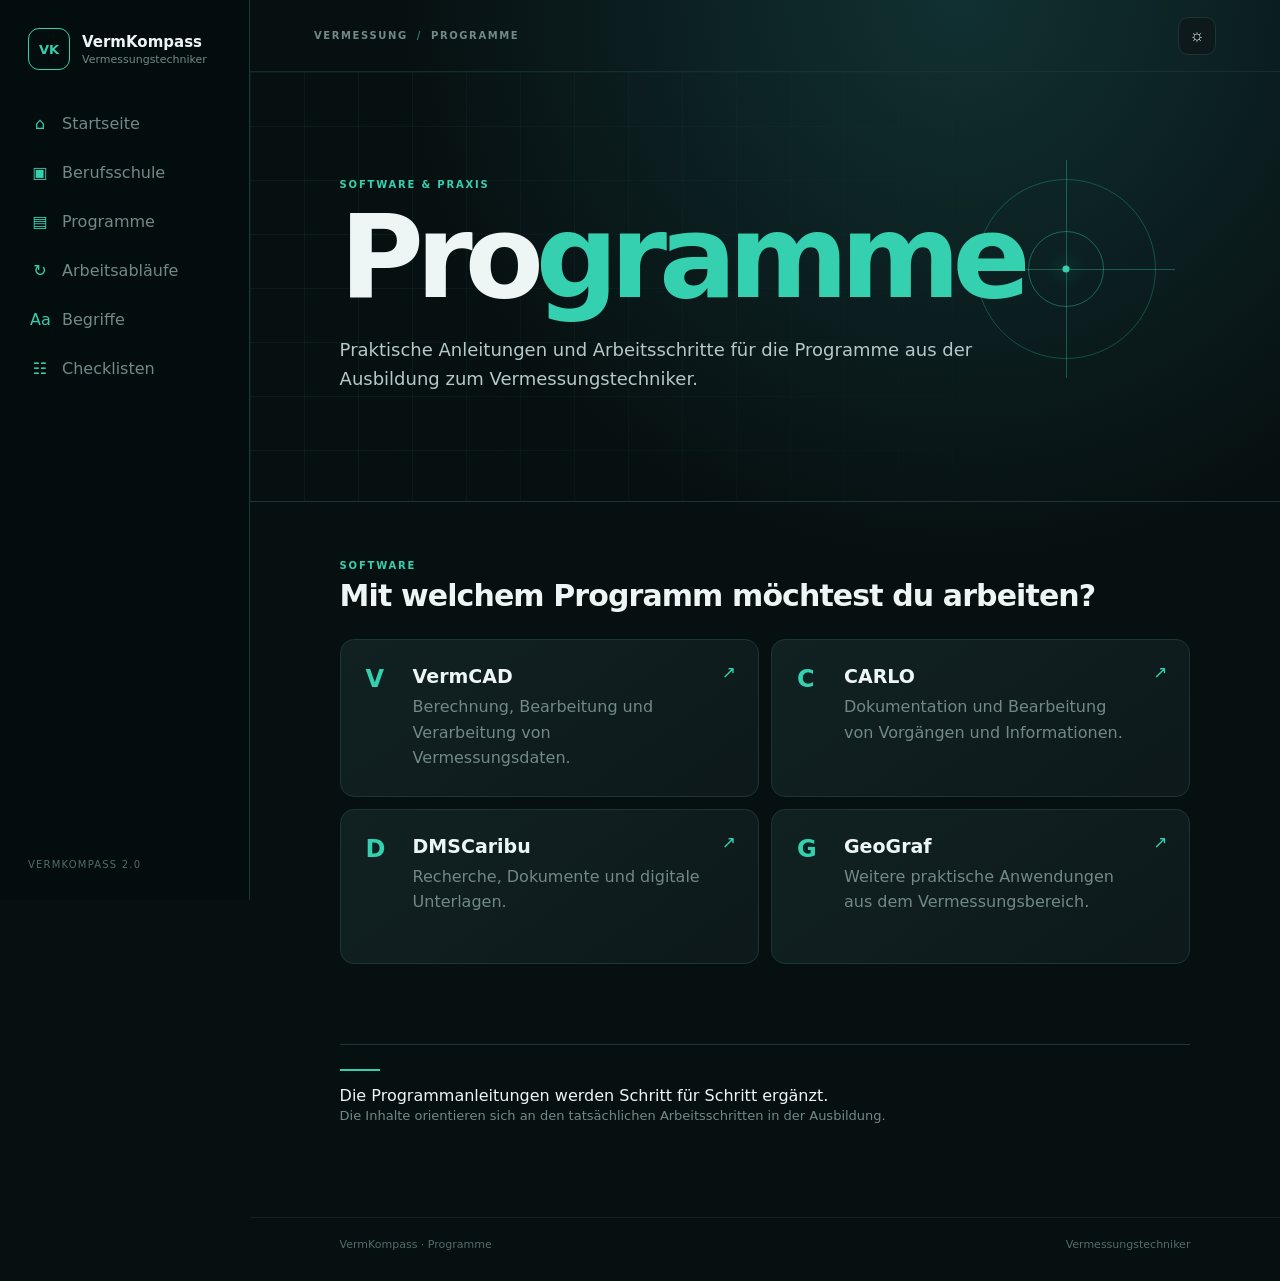
<file: programme.html>
<!DOCTYPE html>
<html lang="de">
<head>
    <meta charset="UTF-8">
    <meta name="viewport" content="width=device-width, initial-scale=1.0">

    <title>Programme · VermKompass</title>

    <link rel="stylesheet" href="style.css">
</head>

<body>

    <!-- SIDEBAR -->
    <aside class="sidebar">

        <div class="logo">
            <div class="logo-box">VK</div>

            <div class="logo-text">
                <strong>VermKompass</strong>
                <span>Vermessungstechniker</span>
            </div>
        </div>

        <nav class="navigation">

            <a href="index.html" class="nav-item">
                <span class="nav-icon">⌂</span>
                <span>Startseite</span>
            </a>

            <a href="berufsschule.html" class="nav-item">
                <span class="nav-icon">▣</span>
                <span>Berufsschule</span>
            </a>

            <a href="programme.html" class="nav-item active">
                <span class="nav-icon">▤</span>
                <span>Programme</span>
            </a>

            <a href="arbeitsablaeufe.html" class="nav-item">
                <span class="nav-icon">↻</span>
                <span>Arbeitsabläufe</span>
            </a>

            <a href="#begriffe" class="nav-item">
                <span class="nav-icon">Aa</span>
                <span>Begriffe</span>
            </a>

            <a href="#checklisten" class="nav-item">
                <span class="nav-icon">☷</span>
                <span>Checklisten</span>
            </a>

        </nav>

        <div class="sidebar-bottom">
            <span>VERMKOMPASS 2.0</span>
        </div>

    </aside>


    <!-- HAUPTBEREICH -->
    <main class="main-content">

        <!-- TOPBAR -->
        <header class="topbar">

            <div class="topbar-left">
                <span>VERMESSUNG</span>
                <span class="separator">/</span>
                <span>PROGRAMME</span>
            </div>

            <button id="themeToggle" class="theme-button">
                ☼
            </button>

        </header>


        <!-- HERO -->
        <section class="hero">

            <div class="technical-grid"></div>

            <div class="hero-content">

                <div class="eyebrow">
                    SOFTWARE &amp; PRAXIS
                </div>

                <h1>
                    Pro<span>gramme</span>
                </h1>

                <p class="hero-text">
                    Praktische Anleitungen und Arbeitsschritte
                    für die Programme aus der Ausbildung
                    zum Vermessungstechniker.
                </p>

            </div>

            <div class="target">

                <div class="target-horizontal"></div>
                <div class="target-vertical"></div>
                <div class="target-circle"></div>
                <div class="target-point"></div>

            </div>

        </section>


        <!-- ÜBERSICHT -->
        <section class="overview">

            <div class="section-heading">

                <div>

                    <div class="eyebrow">
                        SOFTWARE
                    </div>

                    <h2>
                        Mit welchem Programm möchtest du arbeiten?
                    </h2>

                </div>

            </div>


            <!-- PROGRAMME -->
            <div class="cards">


                <!-- VERMCAD -->
                <a
                    href="#vermcad"
                    class="card"
                >

                    <div class="card-icon">
                        V
                    </div>

                    <div class="card-content">

                        <h3>
                            VermCAD
                        </h3>

                        <p>
                            Berechnung, Bearbeitung und
                            Verarbeitung von Vermessungsdaten.
                        </p>

                    </div>

                    <span class="card-arrow">
                        ↗
                    </span>

                </a>


                <!-- CARLO -->
                <a
                    href="#carlo"
                    class="card"
                >

                    <div class="card-icon">
                        C
                    </div>

                    <div class="card-content">

                        <h3>
                            CARLO
                        </h3>

                        <p>
                            Dokumentation und Bearbeitung
                            von Vorgängen und Informationen.
                        </p>

                    </div>

                    <span class="card-arrow">
                        ↗
                    </span>

                </a>


                <!-- DMSCARIBU -->
                <a
                    href="#dmscaribu"
                    class="card"
                >

                    <div class="card-icon">
                        D
                    </div>

                    <div class="card-content">

                        <h3>
                            DMSCaribu
                        </h3>

                        <p>
                            Recherche, Dokumente und
                            digitale Unterlagen.
                        </p>

                    </div>

                    <span class="card-arrow">
                        ↗
                    </span>

                </a>


                <!-- GEOGRAF -->
                <a
                    href="#geograf"
                    class="card"
                >

                    <div class="card-icon">
                        G
                    </div>

                    <div class="card-content">

                        <h3>
                            GeoGraf
                        </h3>

                        <p>
                            Weitere praktische Anwendungen
                            aus dem Vermessungsbereich.
                        </p>

                    </div>

                    <span class="card-arrow">
                        ↗
                    </span>

                </a>


            </div>

        </section>


        <!-- INFO -->
        <section class="info-section">

            <div class="info-line"></div>

            <p>
                Die Programmanleitungen werden Schritt für Schritt ergänzt.
            </p>

            <span>
                Die Inhalte orientieren sich an den tatsächlichen
                Arbeitsschritten in der Ausbildung.
            </span>

        </section>


        <!-- FOOTER -->
        <footer>

            <span>
                VermKompass · Programme
            </span>

            <span>
                Vermessungstechniker
            </span>

        </footer>

    </main>


    <script src="script.js"></script>

</body>
</html>
</file>
<file: style.css>
/* =========================================
   VERMKOMPASS
   Grunddesign
   ========================================= */

:root {
    --background: #071011;
    --background-soft: #0b1718;

    --panel: #0d191a;
    --panel-light: #112122;

    --border: #1d3536;

    --text: #edf6f4;
    --text-soft: #a8bfbd;
    --text-muted: #718987;

    --accent: #35d0b0;
    --accent-light: #8aefdc;

    --shadow: 0 20px 60px rgba(0, 0, 0, 0.25);
}


/* =========================================
   GRUNDLAGEN
   ========================================= */

* {
    box-sizing: border-box;
}

html {
    scroll-behavior: smooth;
}

body {
    margin: 0;

    background:
        radial-gradient(
            circle at 75% 0%,
            rgba(18, 52, 53, 0.9),
            transparent 35%
        ),
        var(--background);

    color: var(--text);

    font-family:
        Inter,
        system-ui,
        -apple-system,
        BlinkMacSystemFont,
        "Segoe UI",
        sans-serif;

    min-height: 100vh;
}


/* =========================================
   SIDEBAR
   ========================================= */

.sidebar {
    position: fixed;

    left: 0;
    top: 0;
    bottom: 0;

    width: 250px;

    padding: 28px 18px 20px;

    background: rgba(5, 14, 15, 0.96);

    border-right: 1px solid var(--border);

    display: flex;
    flex-direction: column;

    z-index: 10;
}


/* Logo */

.logo {
    display: flex;

    align-items: center;

    gap: 12px;

    padding:
        0 10px
        32px;
}

.logo-box {
    width: 42px;
    height: 42px;

    display: grid;
    place-items: center;

    border: 1px solid var(--accent);

    border-radius: 11px;

    color: var(--accent);

    font-size: 13px;
    font-weight: 800;
}

.logo-text strong {
    display: block;

    font-size: 15px;
}

.logo-text span {
    display: block;

    margin-top: 2px;

    color: var(--text-muted);

    font-size: 11px;
}


/* Navigation */

.navigation {
    display: grid;

    gap: 6px;
}

.nav-item {
    position: relative;

    display: flex;

    align-items: center;

    gap: 12px;

    padding: 12px;

    border-radius: 10px;

    color: var(--text-muted);

    text-decoration: none;

    transition:
        background 0.2s ease,
        color 0.2s ease,
        transform 0.2s ease;
}

.nav-item:hover {
    background: var(--panel-light);

    color: var(--text);
}

.nav-item.active {
    background: var(--panel-light);

    color: var(--text);
}

.nav-item.active::before {
    content: "";

    position: absolute;

    left: 0;
    top: 8px;
    bottom: 8px;

    width: 2px;

    background: var(--accent);

    border-radius: 5px;
}

.nav-icon {
    width: 20px;

    text-align: center;

    color: var(--accent);

    font-size: 16px;
}


/* Sidebar footer */

.sidebar-bottom {
    margin-top: auto;

    padding:
        10px;

    color: #526b69;

    font-size: 10px;

    letter-spacing: 0.12em;
}


/* =========================================
   HAUPTBEREICH
   ========================================= */

.main-content {
    margin-left: 250px;

    min-height: 100vh;
}


/* =========================================
   TOPBAR
   ========================================= */

.topbar {
    height: 72px;

    padding:
        0 5vw;

    display: flex;

    align-items: center;

    justify-content: space-between;

    border-bottom:
        1px solid
        rgba(29, 53, 54, 0.7);
}

.topbar-left {
    display: flex;

    align-items: center;

    gap: 9px;

    color: var(--text-muted);

    font-size: 10px;

    font-weight: 700;

    letter-spacing: 0.16em;
}

.separator {
    color: var(--accent);

    opacity: 0.6;
}


/* Theme Button */

.theme-button {
    width: 38px;
    height: 38px;

    border: 1px solid var(--border);

    border-radius: 10px;

    background: var(--panel);

    color: var(--text);

    cursor: pointer;

    font-size: 17px;

    transition:
        border-color 0.2s ease,
        transform 0.2s ease;
}

.theme-button:hover {
    border-color: var(--accent);

    transform: translateY(-1px);
}


/* =========================================
   HERO
   ========================================= */

.hero {
    position: relative;

    min-height: 430px;

    padding:
        80px 7vw;

    display: flex;

    align-items: center;

    overflow: hidden;

    border-bottom:
        1px solid
        var(--border);
}


/* Technisches Raster */

.technical-grid {
    position: absolute;

    inset: 0;

    background-image:
        linear-gradient(
            rgba(53, 208, 176, 0.07) 1px,
            transparent 1px
        ),
        linear-gradient(
            90deg,
            rgba(53, 208, 176, 0.07) 1px,
            transparent 1px
        );

    background-size:
        54px 54px;

    mask-image:
        linear-gradient(
            90deg,
            black,
            transparent 82%
        );
}


/* Hero Text */

.hero-content {
    position: relative;

    max-width: 720px;

    z-index: 2;
}

.eyebrow {
    color: var(--accent);

    font-size: 10px;

    font-weight: 700;

    letter-spacing: 0.18em;
}

.hero h1 {
    margin:
        16px 0 26px;

    font-size:
        clamp(
            58px,
            9vw,
            118px
        );

    line-height: 0.9;

    letter-spacing: -0.07em;

    font-weight: 800;
}

.hero h1 span {
    color: var(--accent);
}

.hero-text {
    max-width: 640px;

    margin: 0;

    color: #b6c9c8;

    font-size: 18px;

    line-height: 1.6;
}

.coordinates {
    margin-top: 30px;

    color: #668482;

    font-family:
        ui-monospace,
        SFMono-Regular,
        Menlo,
        Monaco,
        Consolas,
        monospace;

    font-size: 12px;

    letter-spacing: 0.02em;
}


/* =========================================
   TECHNISCHES FADENKREUZ
   ========================================= */

.target {
    position: absolute;

    right: 12%;
    top: 25%;

    width: 180px;
    height: 180px;

    border:
        1px solid
        rgba(53, 208, 176, 0.28);

    border-radius: 50%;
}

.target-circle {
    position: absolute;

    left: 50%;
    top: 50%;

    width: 76px;
    height: 76px;

    transform:
        translate(
            -50%,
            -50%
        );

    border:
        1px solid
        rgba(53, 208, 176, 0.4);

    border-radius: 50%;
}

.target-horizontal,
.target-vertical {
    position: absolute;

    background:
        rgba(53, 208, 176, 0.35);
}

.target-horizontal {
    left: -20px;
    right: -20px;

    top: 50%;

    height: 1px;
}

.target-vertical {
    top: -20px;
    bottom: -20px;

    left: 50%;

    width: 1px;
}

.target-point {
    position: absolute;

    left: 50%;
    top: 50%;

    width: 7px;
    height: 7px;

    transform:
        translate(
            -50%,
            -50%
        );

    background: var(--accent);

    border-radius: 50%;

    box-shadow:
        0 0 18px
        rgba(53, 208, 176, 0.8);
}


/* =========================================
   ÜBERSICHT
   ========================================= */

.overview {
    padding-bottom: 20px;
}

.section-heading {
    padding:
        58px 7vw 26px;

    display: flex;

    align-items: flex-end;

    justify-content: space-between;

    gap: 25px;
}

.section-heading h2 {
    margin:
        7px 0 0;

    font-size: 30px;

    letter-spacing: -0.03em;
}


/* =========================================
   SUCHFELD
   ========================================= */

.search-box {
    width:
        min(
            300px,
            100%
        );

    display: flex;

    align-items: center;

    gap: 8px;

    padding:
        10px 13px;

    background: var(--panel);

    border:
        1px solid
        var(--border);

    border-radius: 10px;
}

.search-icon {
    color: var(--accent);

    font-size: 18px;
}

.search-box input {
    width: 100%;

    border: none;

    outline: none;

    background: transparent;

    color: var(--text);

    font-family: inherit;

    font-size: 13px;
}

.search-box input::placeholder {
    color: var(--text-muted);
}


/* =========================================
   KARTEN
   ========================================= */

.cards {
    padding:
        0 7vw 60px;

    display: grid;

    grid-template-columns:
        repeat(
            2,
            minmax(
                0,
                1fr
            )
        );

    gap: 12px;
}

.card {
    position: relative;

    min-height: 155px;

    padding: 25px;

    display: flex;

    gap: 17px;

    background:
        linear-gradient(
            145deg,
            var(--panel-light),
            var(--panel)
        );

    border:
        1px solid
        var(--border);

    border-radius: 14px;

    color: var(--text);

    text-decoration: none;

    overflow: hidden;

    transition:
        transform 0.2s ease,
        border-color 0.2s ease,
        box-shadow 0.2s ease;
}

.card:hover {
    transform: translateY(-2px);

    border-color:
        #31585a;

    box-shadow:
        var(--shadow);
}

.card-icon {
    min-width: 30px;

    color: var(--accent);

    font-size: 24px;

    font-weight: 700;
}

.card-content {
    padding-right: 25px;
}

.card h3 {
    margin:
        0 0 7px;

    font-size: 19px;
}

.card p {
    margin: 0;

    color: var(--text-muted);

    max-width: 430px;

    line-height: 1.6;
}

.card-arrow {
    position: absolute;

    right: 22px;
    top: 22px;

    color: var(--accent);

    font-size: 17px;
}


/* =========================================
   INFO-BEREICH
   ========================================= */

.info-section {
    margin:
        0 7vw 70px;

    padding:
        24px 0;

    border-top:
        1px solid
        var(--border);

    color: var(--text-muted);
}

.info-line {
    width: 40px;
    height: 2px;

    margin-bottom: 15px;

    background:
        var(--accent);
}

.info-section p {
    margin: 0;

    color: var(--text);
}

.info-section span {
    display: block;

    margin-top: 3px;

    font-size: 13px;
}


/* =========================================
   FOOTER
   ========================================= */

footer {
    padding:
        20px 7vw 30px;

    display: flex;

    justify-content: space-between;

    gap: 20px;

    color: #526b69;

    font-size: 11px;

    border-top:
        1px solid
        rgba(29, 53, 54, 0.5);
}


/* =========================================
   HELLER MODUS
   ========================================= */

body.light {
    --background: #eef4f3;
    --background-soft: #f6faf9;

    --panel: #ffffff;
    --panel-light: #f5faf9;

    --border: #d4e1df;

    --text: #102021;
    --text-soft: #526866;
    --text-muted: #607574;
}

body.light .sidebar {
    background: #f8fbfa;
}

body.light .hero-text {
    color: #526866;
}

body.light .technical-grid {
    opacity: 0.6;
}


/* =========================================
   RESPONSIVE DESIGN
   ========================================= */

@media (max-width: 850px) {

    .sidebar {
        width: 76px;

        padding:
            18px 10px;
    }

    .logo {
        padding:
            0 8px 28px;

        justify-content: center;
    }

    .logo-text {
        display: none;
    }

    .nav-item {
        justify-content: center;
    }

    .nav-item > span:last-child {
        display: none;
    }

    .sidebar-bottom {
        display: none;
    }

    .main-content {
        margin-left: 76px;
    }

    .hero {
        padding:
            65px 7vw;
    }

    .target {
        right: -35px;

        opacity: 0.65;
    }

    .cards {
        grid-template-columns: 1fr;
    }

    .section-heading {
        align-items: stretch;

        flex-direction: column;
    }

    .search-box {
        width: 100%;
    }
}


@media (max-width: 520px) {

    .topbar {
        padding:
            0 6vw;
    }

    .hero {
        min-height: 390px;

        padding:
            60px 6vw;
    }

    .hero h1 {
        font-size: 58px;
    }

    .hero-text {
        font-size: 16px;
    }

    .target {
        right: -65px;

        opacity: 0.35;
    }

    .section-heading {
        padding:
            50px 6vw 24px;
    }

    .cards {
        padding:
            0 6vw 50px;
    }

    .info-section {
        margin:
            0 6vw 60px;
    }

    footer {
        padding:
            20px 6vw 30px;

        flex-direction: column;
    }
}
</file>
